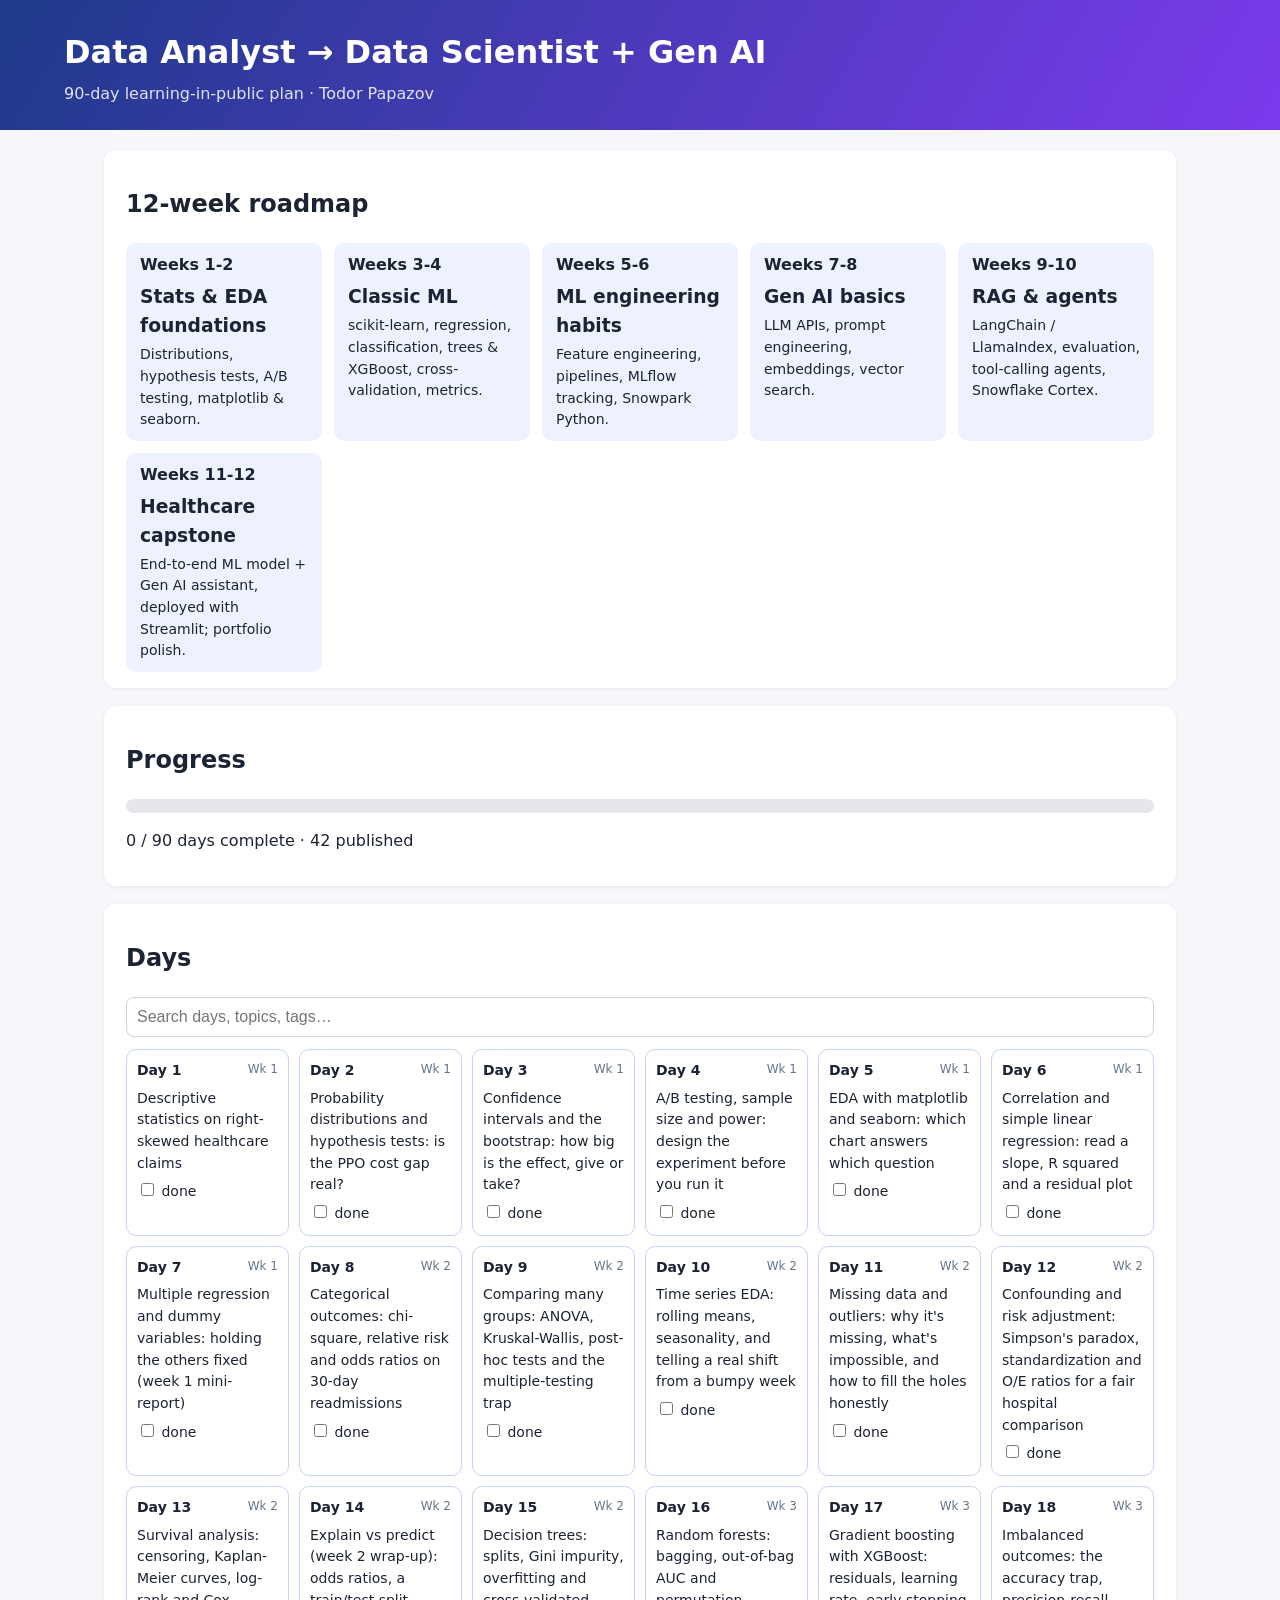
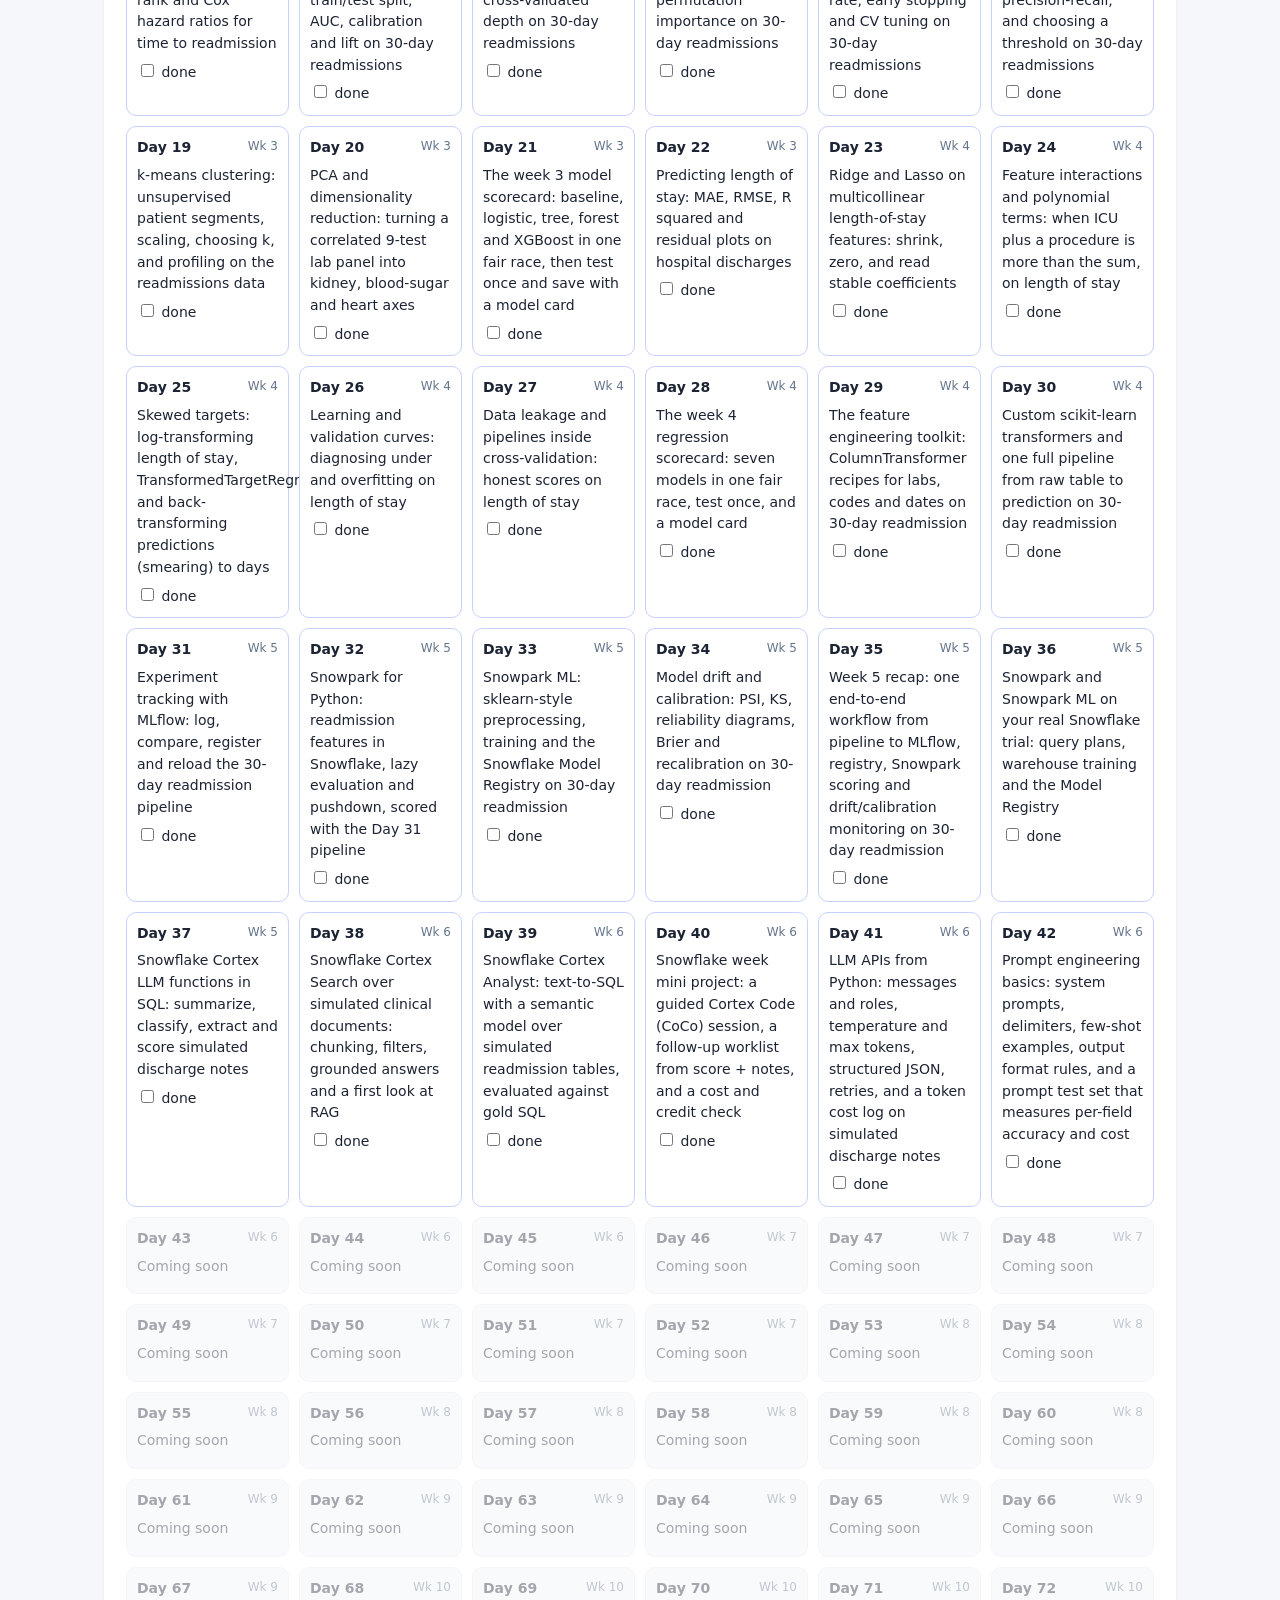
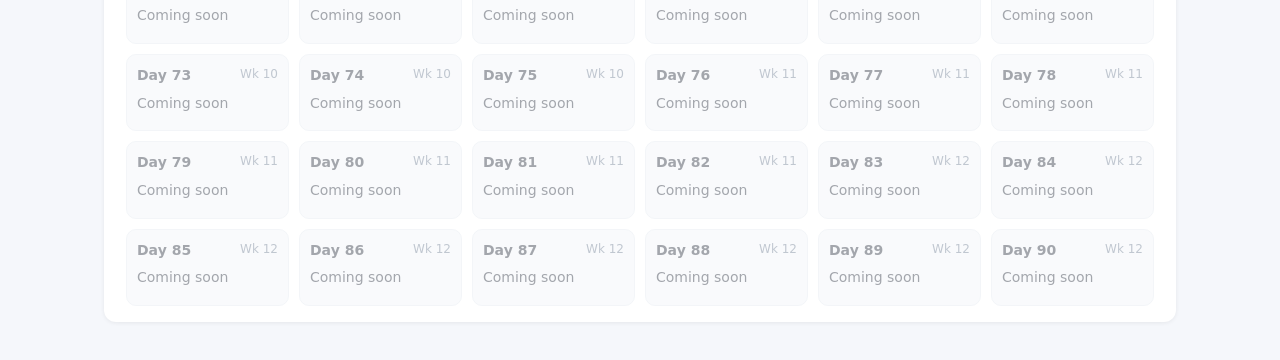
<file: index.html>
<!doctype html><html lang="en"><head><meta charset="utf-8"><meta name="viewport" content="width=device-width,initial-scale=1">
<title>DS + Gen AI · 90 Days</title><link rel="stylesheet" href="assets/style.css"></head><body>
<header><h1>Data Analyst → Data Scientist + Gen AI</h1><p>90-day learning-in-public plan · Todor Papazov</p></header>
<main><section><h2>12-week roadmap</h2><div id="roadmap" class="roadmap"></div></section>
<section><h2>Progress</h2><div class="bar"><div id="bar"></div></div><p id="ptext"></p></section>
<section><h2>Days</h2><input id="search" placeholder="Search days, topics, tags…"><div id="grid" class="grid"></div></section></main>
<script src="assets/common.js"></script><script src="assets/index.js"></script></body></html>
</file>
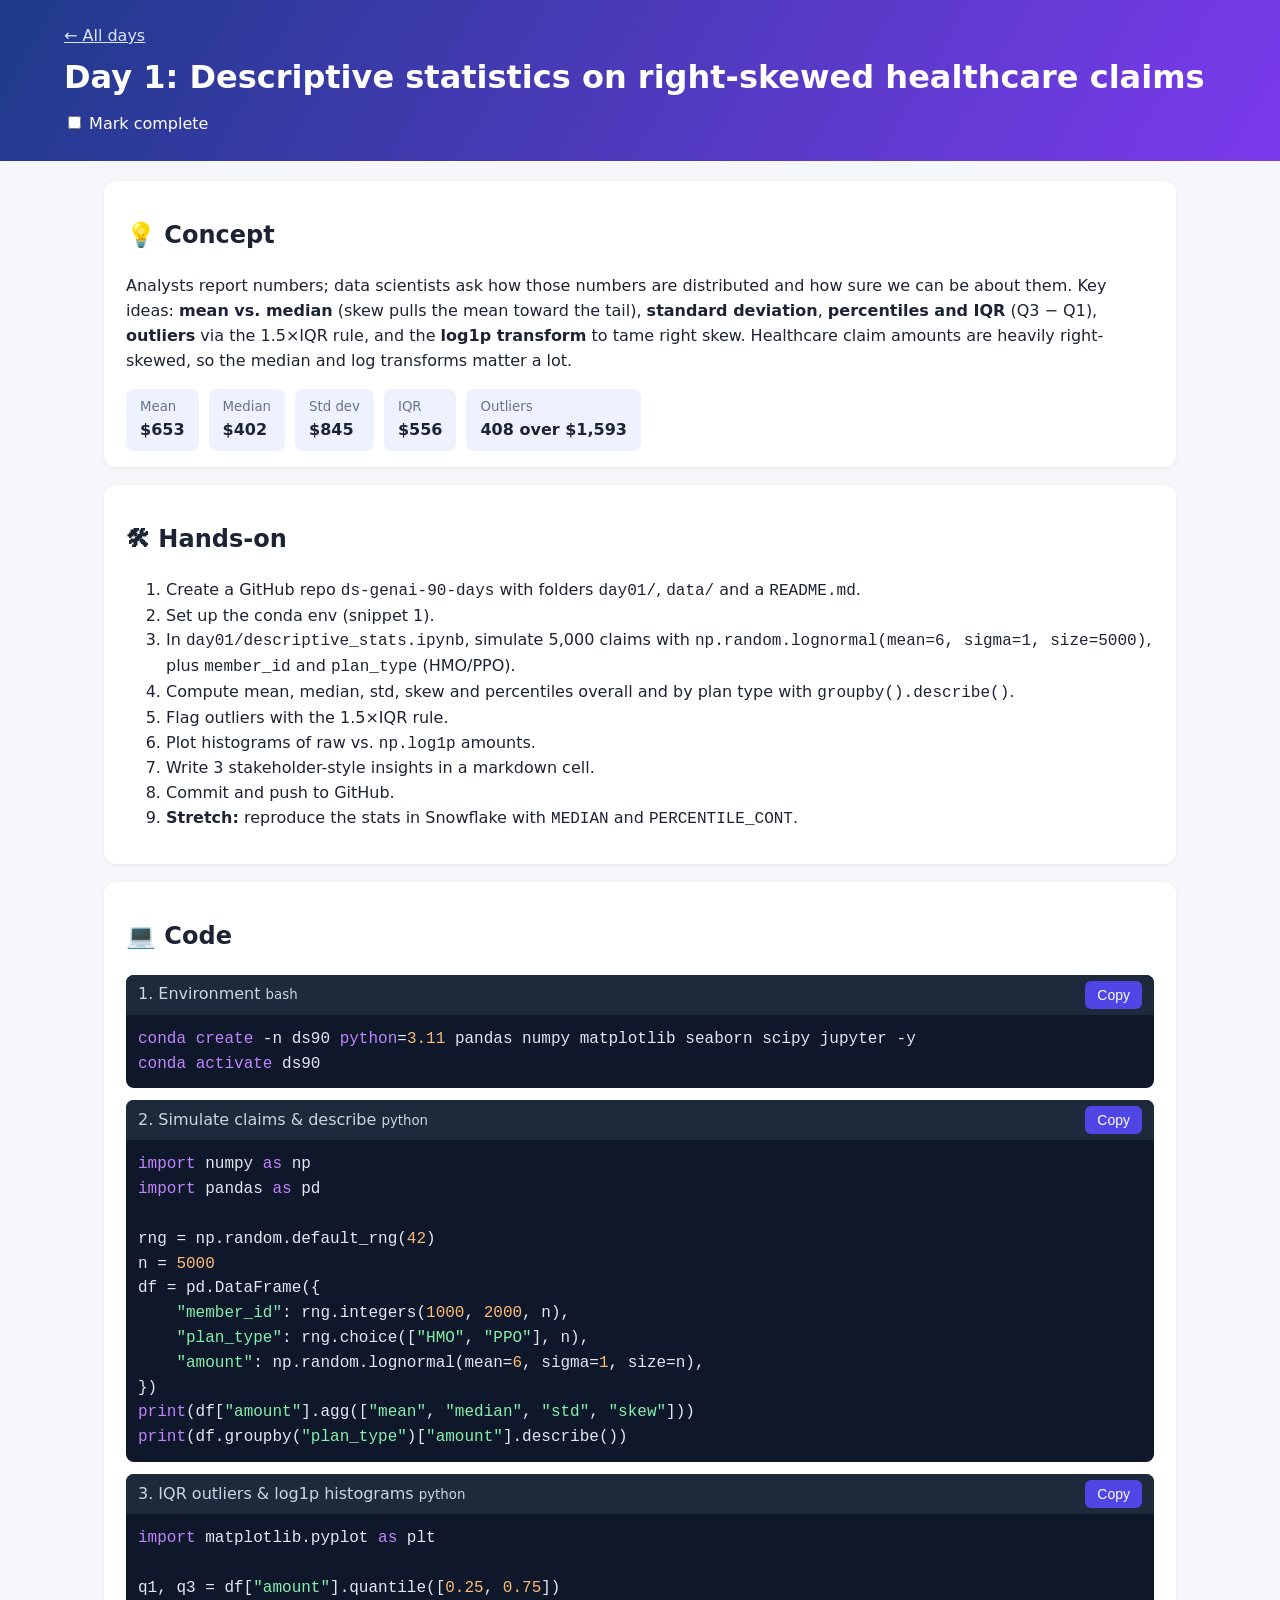
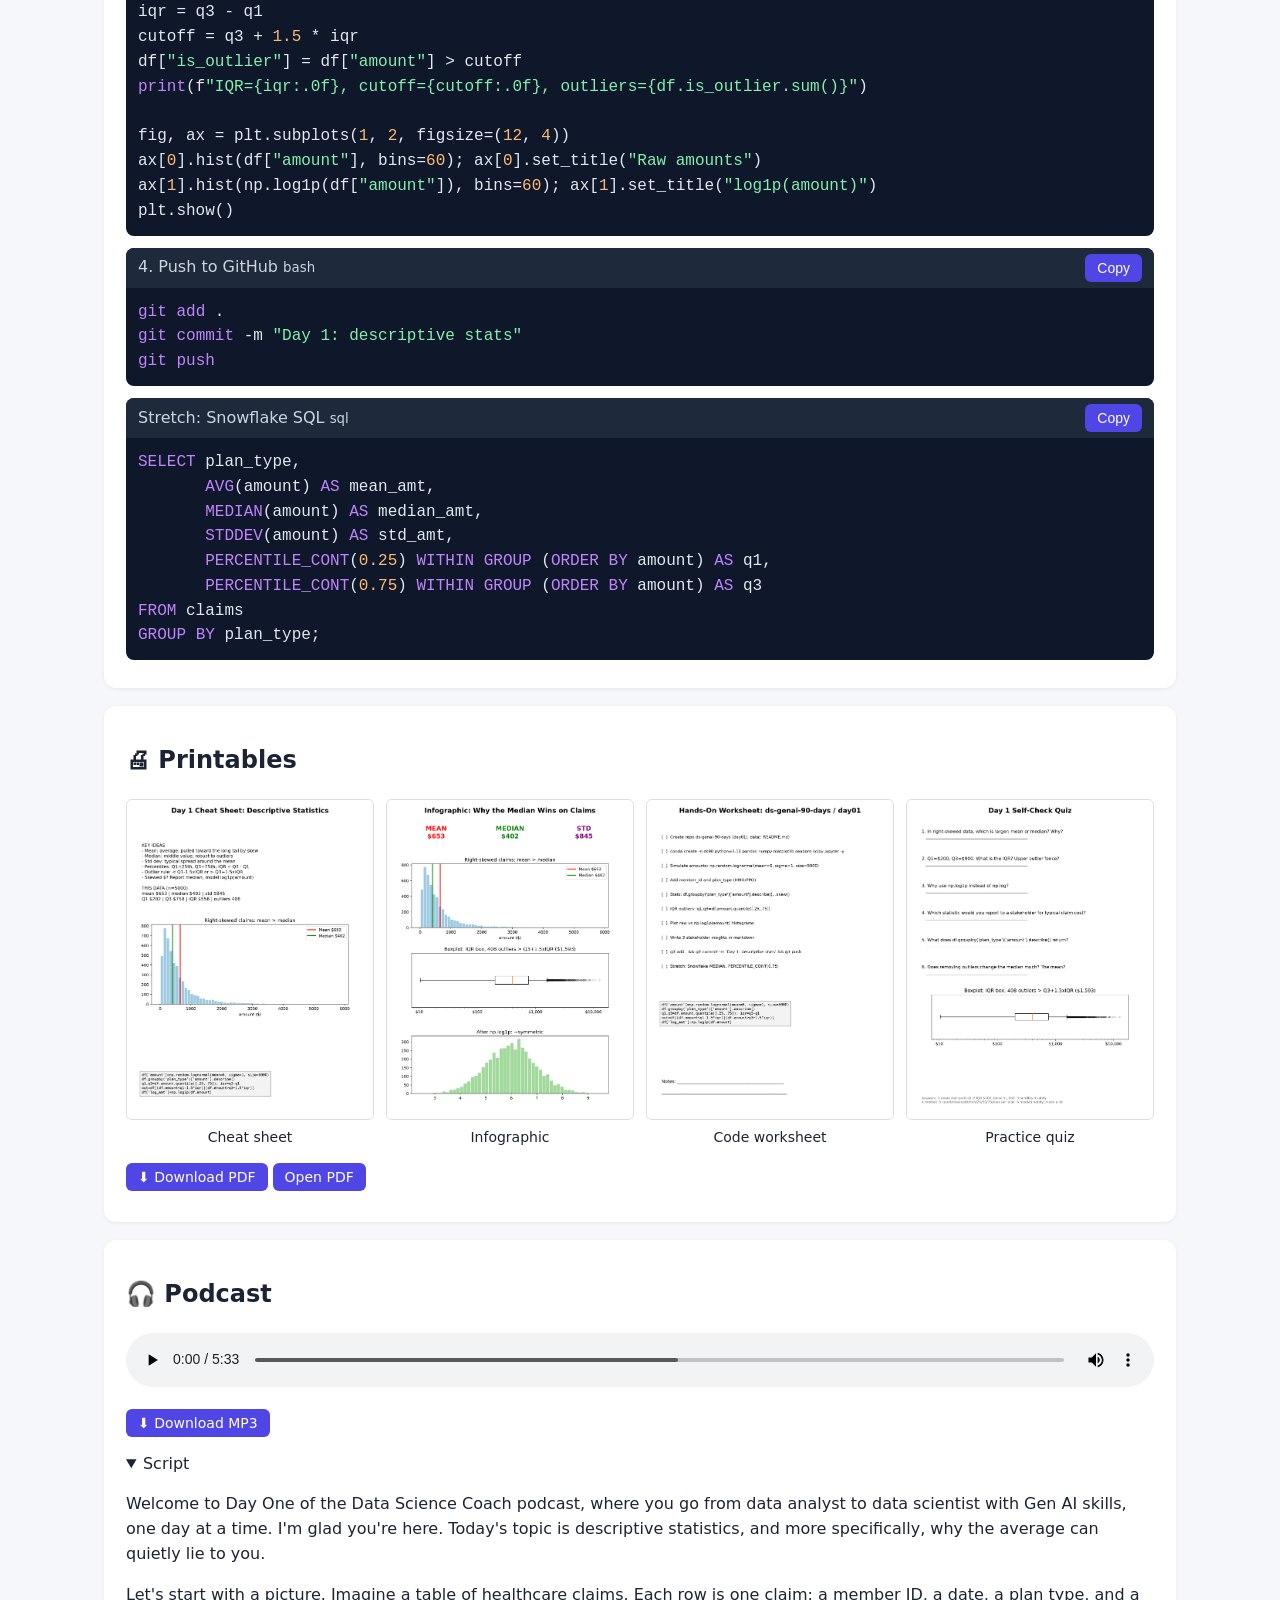
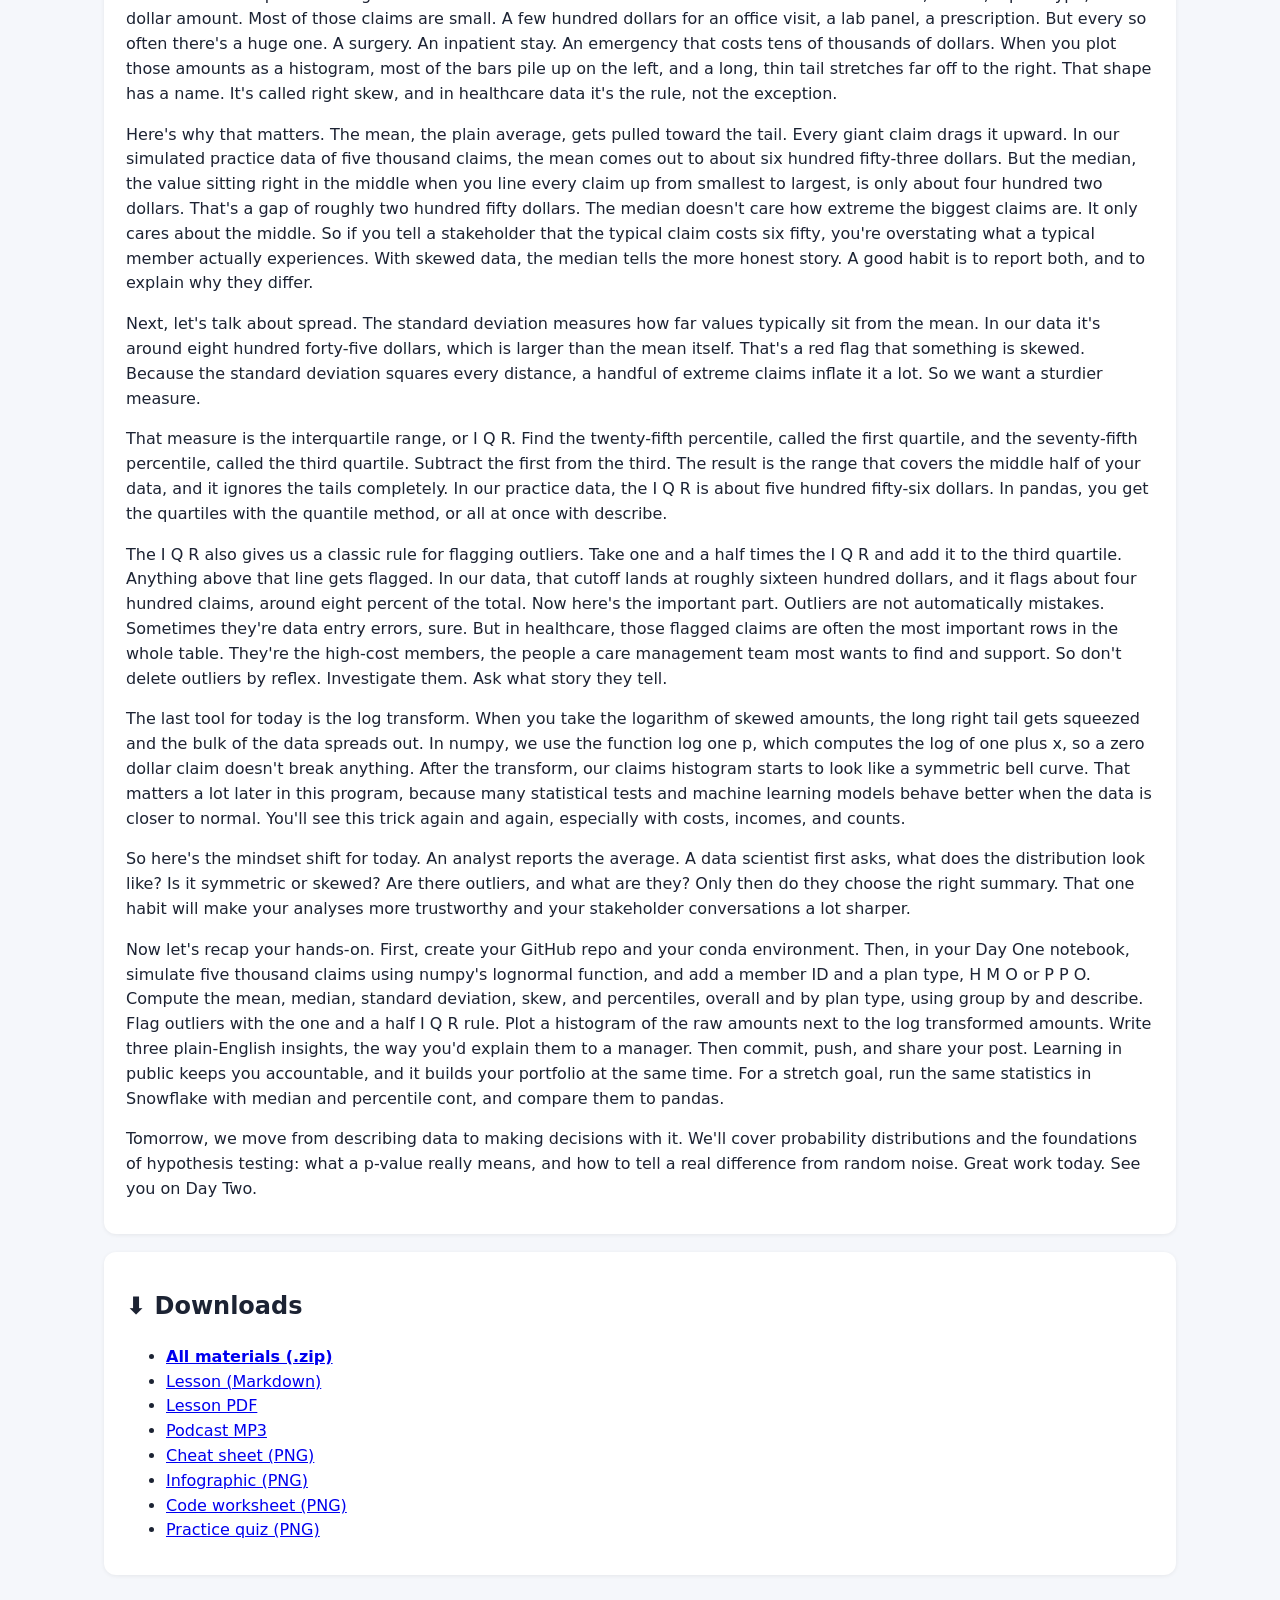
<file: day.html>
<!doctype html><html lang="en"><head><meta charset="utf-8"><meta name="viewport" content="width=device-width,initial-scale=1">
<title>Lesson</title><link rel="stylesheet" href="assets/style.css"></head><body>
<header><a href="index.html" class="back">← All days</a><h1 id="title">Loading…</h1><label class="done"><input type="checkbox" id="done"> Mark complete</label></header>
<main id="content"></main><div id="lb" class="lb" hidden><img id="lbimg" alt=""><div class="lbbar"><button id="lbprint">🖨 Print</button><button id="lbclose">✕ Close</button></div></div>
<script src="assets/common.js"></script><script src="assets/day.js"></script></body></html>
</file>
<file: assets/style.css>
*{box-sizing:border-box}body{margin:0;font:16px/1.55 system-ui,sans-serif;background:#f5f7fb;color:#1c2333}
header{background:linear-gradient(120deg,#1e3a8a,#7c3aed);color:#fff;padding:24px 5vw}header h1{margin:4px 0}header p{margin:0;opacity:.85}
.back{color:#dbe4ff}.done{display:inline-block;margin-top:6px}main{padding:20px 5vw;max-width:1200px;margin:auto}
section{background:#fff;border-radius:12px;padding:16px 22px;margin-bottom:18px;box-shadow:0 1px 4px #0001}
.roadmap{display:grid;grid-template-columns:repeat(auto-fit,minmax(180px,1fr));gap:12px}.wk{background:#eef2ff;border-radius:10px;padding:10px 14px}.wk h3{margin:4px 0}.wk p{margin:0;font-size:14px}
.bar{background:#e5e7eb;border-radius:9px;height:14px;overflow:hidden}#bar{background:#22c55e;height:100%;transition:.3s}
#search{width:100%;padding:10px;font-size:16px;border:1px solid #cbd5e1;border-radius:8px;margin-bottom:12px}
.grid{display:grid;grid-template-columns:repeat(auto-fill,minmax(150px,1fr));gap:10px}
.card{display:block;border:1px solid #c7d2fe;background:#fff;border-radius:10px;padding:10px;color:inherit;text-decoration:none;font-size:14px}
.card:hover{box-shadow:0 2px 8px #4f46e533}.card p{margin:6px 0}.card.future{opacity:.4;background:#f1f5f9;border-color:#e2e8f0}.card.done{border-color:#22c55e;background:#f0fdf4}
.dn{font-weight:700}.wkl{float:right;font-size:12px;color:#64748b}
.stats{display:flex;flex-wrap:wrap;gap:10px}.stats div{background:#eef2ff;border-radius:8px;padding:8px 14px}.stats small{display:block;color:#64748b}
.code{border-radius:8px;overflow:hidden;margin:12px 0;background:#0f172a}.ch{display:flex;justify-content:space-between;align-items:center;padding:6px 12px;background:#1e293b;color:#cbd5e1}
pre{margin:0;padding:12px;overflow:auto}.code pre{color:#e2e8f0}.k{color:#c084fc}.s{color:#86efac}.n{color:#fdba74}.c{color:#64748b;font-style:italic}
button,.btn{background:#4f46e5;color:#fff;border:0;border-radius:6px;padding:6px 12px;cursor:pointer;text-decoration:none;font-size:14px}
.imgs{display:grid;grid-template-columns:repeat(auto-fit,minmax(220px,1fr));gap:12px}figure{margin:0}.imgs img{width:100%;border:1px solid #ddd;border-radius:6px;cursor:zoom-in}figcaption{text-align:center;font-size:14px}
.lb{position:fixed;inset:0;background:#000c;display:flex;flex-direction:column;align-items:center;justify-content:center;z-index:9}.lb[hidden]{display:none}.lb img{max-width:92vw;max-height:84vh}.lbbar{margin-top:10px;display:flex;gap:10px}
audio{width:100%}
</file>
